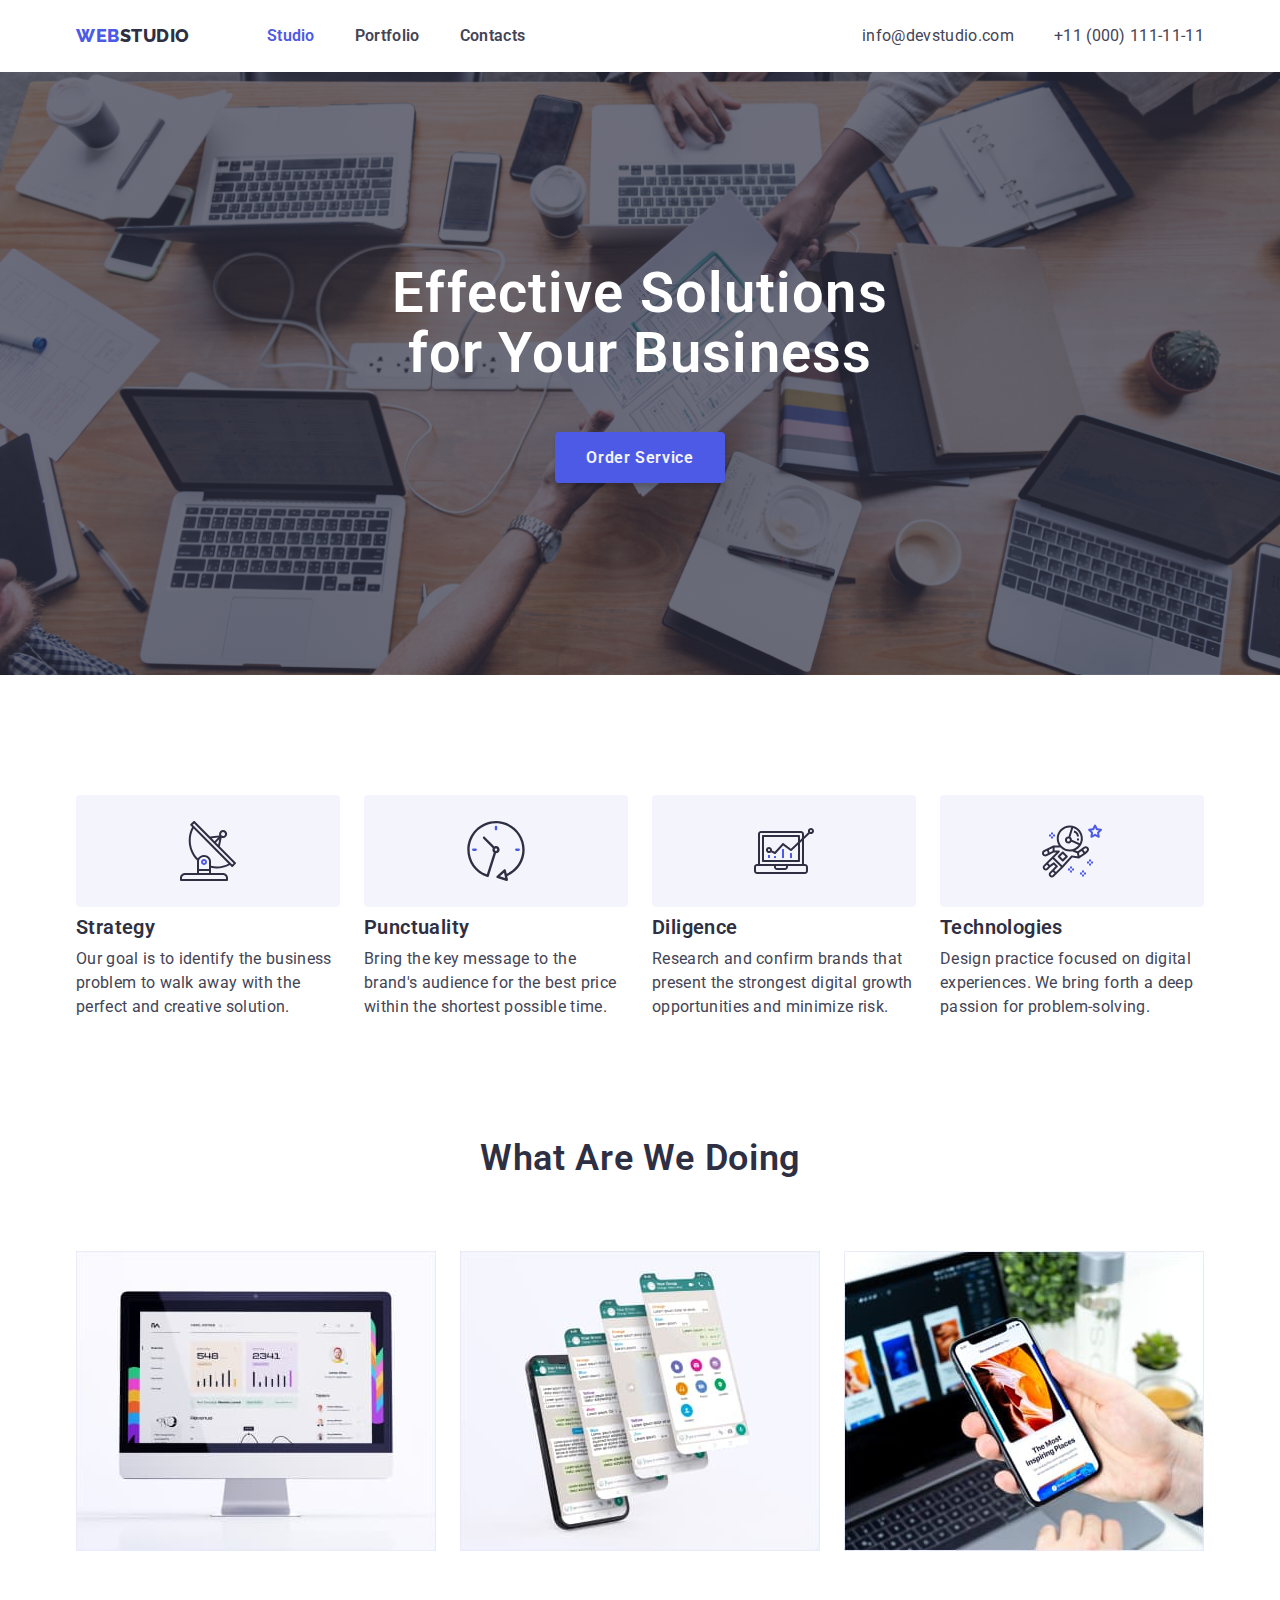
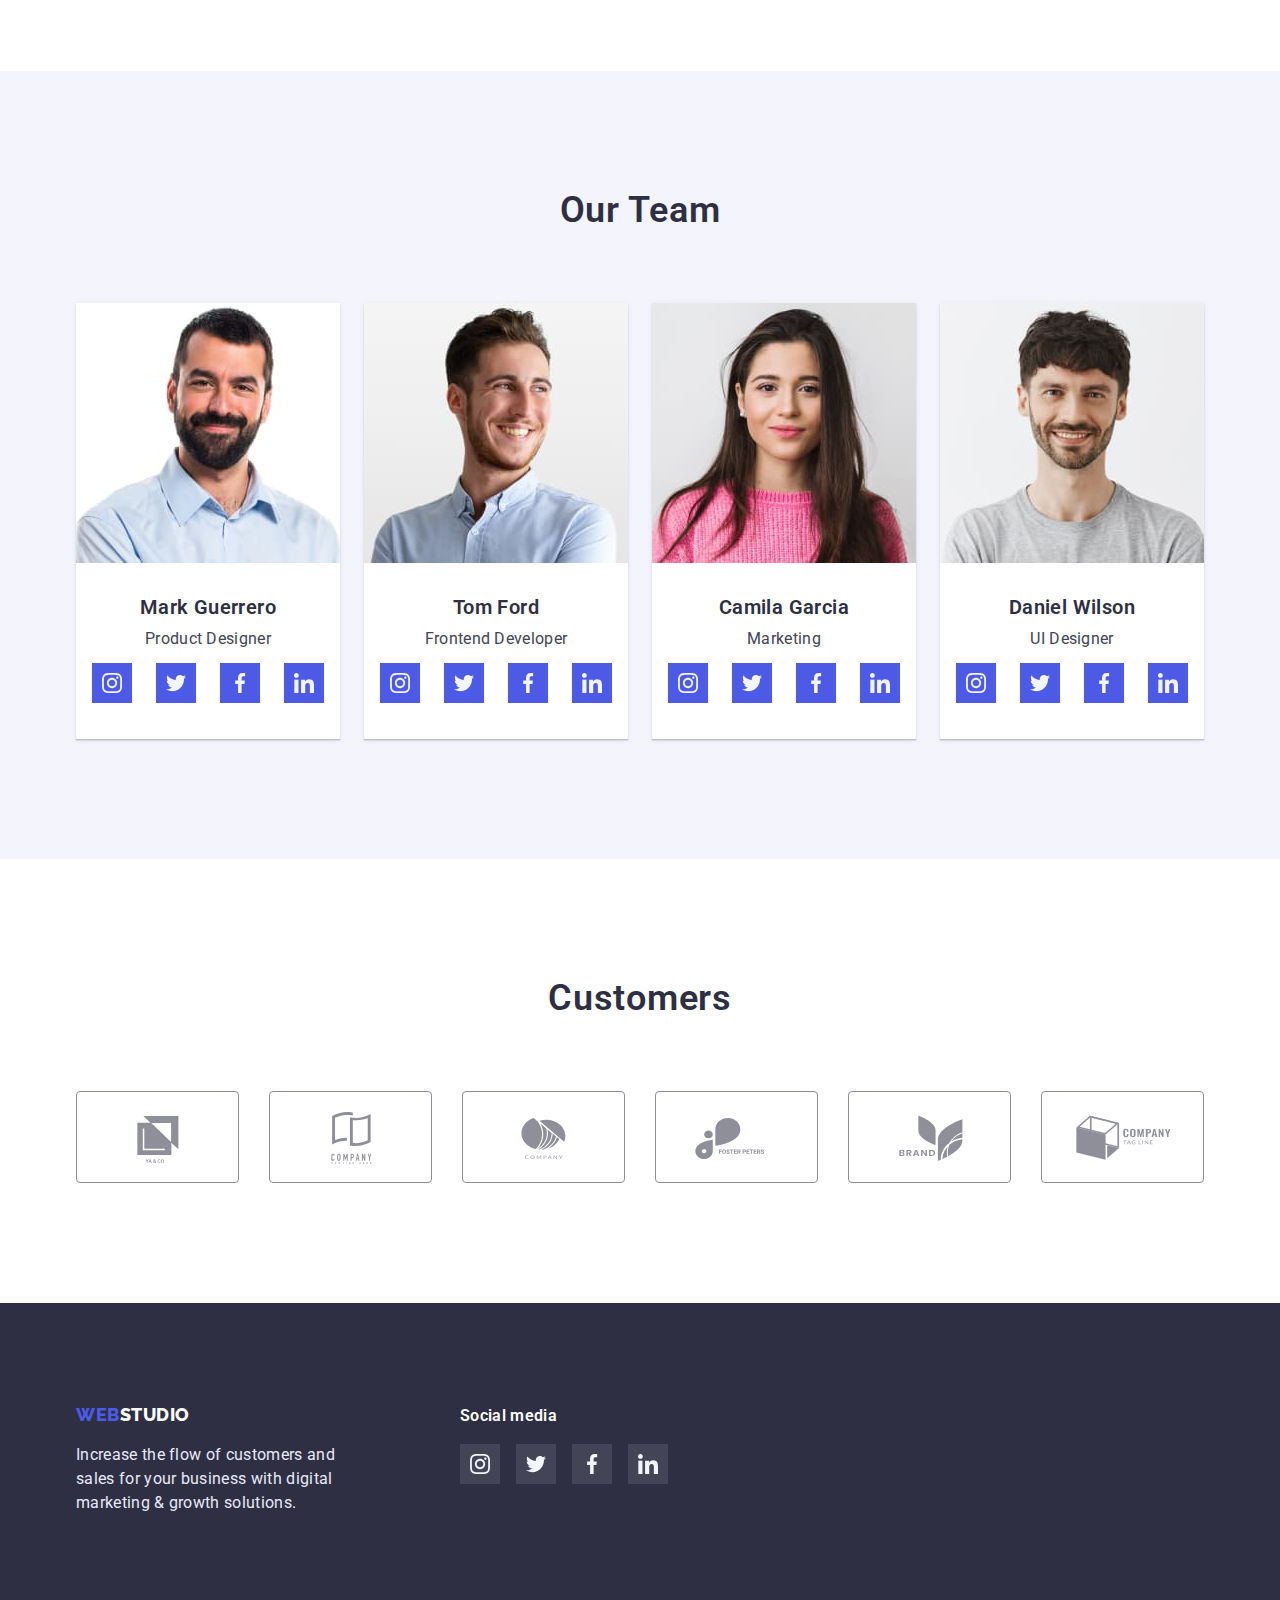
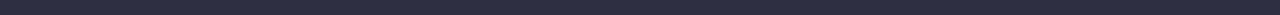
<file: index.html>
<!DOCTYPE html>
<html lang="en">

<head>
    <meta charset="UTF-8">
    <meta http-equiv="X-UA-Compatible" content="IE=edge">
    <meta name="viewport" content="width=device-width, initial-scale=1.0">
    <title>WEBSTUDIO</title>
    <link rel="preconnect" href="https://fonts.googleapis.com" >
    <link rel="preconnect" href="https://fonts.gstatic.com" crossorigin >
    <link
        href="https://fonts.googleapis.com/css2?family=Raleway:wght@700&family=Roboto:wght@400;500;700;900&display=swap"
        rel="stylesheet" >
    <link rel="stylesheet" href="./css/style.css" >
    <link rel="stylesheet" href="./css/normalize.css" >
</head>

<body>
    <header class="header">
        <div class="container header-container">
            <nav class="header-navigation">
                <a class="logo" href="./index.html"><span class="logo-part">Web</span>Studio</a>
                <ul class="list header-menu">
                    <li class="header-menu-item"><a class="nav-link active" href="./index.html">Studio</a></li>
                    <li class="header-menu-item"><a class="nav-link" href="./portfolio.html">Portfolio</a></li>
                    <li class="header-menu-item"><a class="nav-link" href="#">Contacts</a></li>
                </ul>
            </nav>
            <ul class="list header-contact">
                <li class="header-contact-item"><a class="contact-link" href="mailo:info@devstudio.com">info@devstudio.com</a></li>
                <li class="header-contact-item"><a class="contact-link" href="tel:+11(000)1111111">+11 (000) 111-11-11</a></li>
            </ul>
        </div>
    </header>
    <main>
        <section class="hero">
            <div class="container">
                <h1 class="hero-title">Effective Solutions for Your Business</h1>
                <button class="hero-button" type="button">Order Service</button>
            </div>
        </section>
        <section class="section about">
            <div class="container">
                <h2 class="about-title hidden">Information about our company</h2>
                <ul class="about-list list">
                    <li class="about-item">
                        <div class="about-icon-wrapper">
                            <svg width="60" height="60">
                                <use href="./images/icons.svg#icon-advantage1"></use>
                            </svg>
                        </div>
                        <h3 class="about-item-title">Strategy</h3>
                        <p class="about-item-text">Our goal is to identify the business problem to walk away with the perfect and creative solution.
                        </p>
                    </li>
                    <li class="about-item">
                        <div class="about-icon-wrapper">
                            <svg width="60" height="60">
                                <use href="./images/icons.svg#icon-advantage2"></use>
                            </svg>
                        </div>
                        <h3 class="about-item-title">Punctuality</h3>
                        <p class="about-item-text">Bring the key message to the brand's audience for the best price within the shortest possible
                            time.</p>
                    </li>
                    <li class="about-item">
                        <div class="about-icon-wrapper">
                            <svg width="60" height="60">
                                <use href="./images/icons.svg#icon-advantage3"></use>
                            </svg>
                        </div>
                        <h3 class="about-item-title">Diligence</h3>
                        <p class="about-item-text">Research and confirm brands that present the strongest digital growth opportunities and minimize
                            risk.</p>
                    </li>
                    <li class="about-item">
                        <div class="about-icon-wrapper">
                            <svg width="60" height="60">
                                <use href="./images/icons.svg#icon-advantage4"></use>
                            </svg>
                        </div>
                        <h3 class="about-item-title">Technologies</h3>
                        <p class="about-item-text">Design practice focused on digital experiences. We bring forth a deep passion for
                            problem-solving.</p>
                    </li>
                </ul>
            </div>
        </section>
        <section class="section doing">
            <div class="container">
                <h2 class="section-title">What are we doing</h2>
                <ul class="doing-list list">
                    <li class="doing-list-item"><img class="doing-image" width="360" src="./images/doing1.jpg" alt="computer"></li>
                    <li class="doing-list-item"><img class="doing-image" width="360" src="./images/doing2.jpg" alt="smartphone"></li>
                    <li class="doing-list-item"><img class="doing-image" width="360" src="./images/doing3.jpg" alt="smartphone in hand"></li>
                </ul>
            </div>
        </section>
        <section class="section team">
            <div class="container">
                <h2 class="section-title">Our Team</h2>
                <ul class="list team-list">
                    <li class="team-item">
                        <img class="team-item-image" width="264" src="./images/team1.jpg" alt="Mark Guerrero">
                        <div class="team-item-info">
                            <h3 class="team-item-title">Mark Guerrero</h3>
                            <p class="team-item-text">Product Designer</p>
                            <ul class="socials">
                                <li class="socials-item">
                                  <a href="#" class="socials-link">
                                    <svg width="20" height="20" class="socials-icon">
                                      <use href="./images/icons.svg#icon-instagram"></use>
                                    </svg>
                                  </a>
                                </li>
                                <li class="socials-item">
                                  <a href="#" class="socials-link">
                                    <svg width="20" height="20" class="socials-icon">
                                      <use href="./images/icons.svg#icon-twitter"></use>
                                    </svg>
                                  </a>
                                </li>
                                <li class="socials-item">
                                  <a href="#" class="socials-link">
                                    <svg width="20" height="20" class="socials-icon">
                                      <use href="./images/icons.svg#icon-facebook"></use>
                                    </svg>
                                  </a>
                                </li>
                                <li class="socials-item">
                                  <a href="#" class="socials-link">
                                    <svg width="20" height="20" class="socials-icon">
                                      <use href="./images/icons.svg#icon-linkedin"></use>
                                    </svg>
                                  </a>
                                </li>
                              </ul>
                        </div>
                    </li>
                    <li class="team-item">
                        <img class="team-item-image" width="264" src="./images/team2.jpg" alt="Tom Ford">
                        <div class="team-item-info">
                            <h3 class="team-item-title">Tom Ford</h3>
                            <p class="team-item-text">Frontend Developer</p>
                            <ul class="socials">
                                <li class="socials-item">
                                  <a href="#" class="socials-link">
                                    <svg width="20" height="20" class="socials-icon">
                                      <use href="./images/icons.svg#icon-instagram"></use>
                                    </svg>
                                  </a>
                                </li>
                                <li class="socials-item">
                                  <a href="#" class="socials-link">
                                    <svg width="20" height="20" class="socials-icon">
                                      <use href="./images/icons.svg#icon-twitter"></use>
                                    </svg>
                                  </a>
                                </li>
                                <li class="socials-item">
                                  <a href="#" class="socials-link">
                                    <svg width="20" height="20" class="socials-icon">
                                      <use href="./images/icons.svg#icon-facebook"></use>
                                    </svg>
                                  </a>
                                </li>
                                <li class="socials-item">
                                  <a href="#" class="socials-link">
                                    <svg width="20" height="20" class="socials-icon">
                                      <use href="./images/icons.svg#icon-linkedin"></use>
                                    </svg>
                                  </a>
                                </li>
                              </ul>
                        </div>
                    </li>
                    <li class="team-item">
                        <img class="team-item-image" width="264" src="./images/team3.jpg" alt="Camila Garcia">
                        <div class="team-item-info">
                            <h3 class="team-item-title">Camila Garcia</h3>
                            <p class="team-item-text">Marketing</p>
                            <ul class="socials">
                                <li class="socials-item">
                                  <a href="#" class="socials-link">
                                    <svg width="20" height="20" class="socials-icon">
                                      <use href="./images/icons.svg#icon-instagram"></use>
                                    </svg>
                                  </a>
                                </li>
                                <li class="socials-item">
                                  <a href="#" class="socials-link">
                                    <svg width="20" height="20" class="socials-icon">
                                      <use href="./images/icons.svg#icon-twitter"></use>
                                    </svg>
                                  </a>
                                </li>
                                <li class="socials-item">
                                  <a href="#" class="socials-link">
                                    <svg width="20" height="20" class="socials-icon">
                                      <use href="./images/icons.svg#icon-facebook"></use>
                                    </svg>
                                  </a>
                                </li>
                                <li class="socials-item">
                                  <a href="#" class="socials-link">
                                    <svg width="20" height="20" class="socials-icon">
                                      <use href="./images/icons.svg#icon-linkedin"></use>
                                    </svg>
                                  </a>
                                </li>
                              </ul>
                        </div>
                    </li>
                    <li class="team-item">
                        <img class="team-item-image" width="264" src="./images/team4.jpg" alt="Daniel Wilson">
                        <div class="team-item-info">
                            <h3 class="team-item-title">Daniel Wilson</h3>
                            <p class="team-item-text">UI Designer</p>
                            <ul class="socials">
                                <li class="socials-item">
                                  <a href="#" class="socials-link">
                                    <svg width="20" height="20" class="socials-icon">
                                      <use href="./images/icons.svg#icon-instagram"></use>
                                    </svg>
                                  </a>
                                </li>
                                <li class="socials-item">
                                  <a href="#" class="socials-link">
                                    <svg width="20" height="20" class="socials-icon">
                                      <use href="./images/icons.svg#icon-twitter"></use>
                                    </svg>
                                  </a>
                                </li>
                                <li class="socials-item">
                                  <a href="#" class="socials-link">
                                    <svg width="20" height="20" class="socials-icon">
                                      <use href="./images/icons.svg#icon-facebook"></use>
                                    </svg>
                                  </a>
                                </li>
                                <li class="socials-item">
                                  <a href="#" class="socials-link">
                                    <svg width="20" height="20" class="socials-icon">
                                      <use href="./images/icons.svg#icon-linkedin"></use>
                                    </svg>
                                  </a>
                                </li>
                            </ul>
                        </div>
                    </li>
                </ul>
            </div>
        </section>
        <section class="section clients">
            <div class="container">
              <h2 class="section-title">Customers</h2>
              <ul class="clients-list">
                <li class="client">
                  <a href="#" class="client-link">
                    <svg width="104" height="56" class="socials-icon">
                      <use href="./images/icons.svg#icon-customers1"></use>
                    </svg>
                  </a>
                </li>
                <li class="client">
                  <a href="#" class="client-link">
                    <svg width="104" height="56" class="socials-icon">
                      <use href="./images/icons.svg#icon-customers2"></use>
                    </svg>
                  </a>
                </li>
                <li class="client">
                  <a href="#" class="client-link">
                    <svg width="104" height="56" class="socials-icon">
                      <use href="./images/icons.svg#icon-customers3"></use>
                    </svg>
                  </a>
                </li>
                <li class="client">
                  <a href="#" class="client-link">
                    <svg width="104" height="56" class="socials-icon">
                      <use href="./images/icons.svg#icon-customers4"></use>
                    </svg>
                  </a>
                </li>
                <li class="client">
                  <a href="#" class="client-link">
                    <svg width="104" height="56" class="socials-icon">
                      <use href="./images/icons.svg#icon-customers5"></use>
                    </svg>
                  </a>
                </li>
                <li class="client">
                  <a href="#" class="client-link">
                    <svg width="104" height="56" class="socials-icon">
                      <use href="./images/icons.svg#icon-customers6"></use>
                    </svg>
                  </a>
                </li>
              </ul>
            </div>
          </section>
    </main>
    <footer class="footer">
        <div class="container">
            <div class="footer-left">
                <a class="logo" href="./index.html"><span class="logo-part">Web</span>Studio</a>
                <p class="footer-text">Increase the flow of customers and sales for your business with digital marketing &
                growth solutions.</p>
            </div>
            <div class="footer-right">
                <p class="footer-right-text">Social media</p>
                <ul class="socials">
                    <li class="socials-item">
                    <a href="#" class="socials-link">
                        <svg width="20" height="20" class="socials-icon">
                            <use href="./images/icons.svg#icon-instagram"></use>
                        </svg>
                    </a>
                    </li>
                    <li class="socials-item">
                    <a href="#" class="socials-link">
                        <svg width="20" height="20" class="socials-icon">
                            <use href="./images/icons.svg#icon-twitter"></use>
                        </svg>
                    </a>
                    </li>
                    <li class="socials-item">
                    <a href="#" class="socials-link">
                        <svg width="20" height="20" class="socials-icon">
                            <use href="./images/icons.svg#icon-facebook"></use>
                        </svg>
                    </a>
                    </li>
                    <li class="socials-item">
                    <a href="#" class="socials-link">
                        <svg width="20" height="20" class="socials-icon">
                            <use href="./images/icons.svg#icon-linkedin"></use>
                        </svg>
                    </a>
                    </li>
                </ul>
            </div>
        </div>
    </footer>
</body>

</html>
</file>
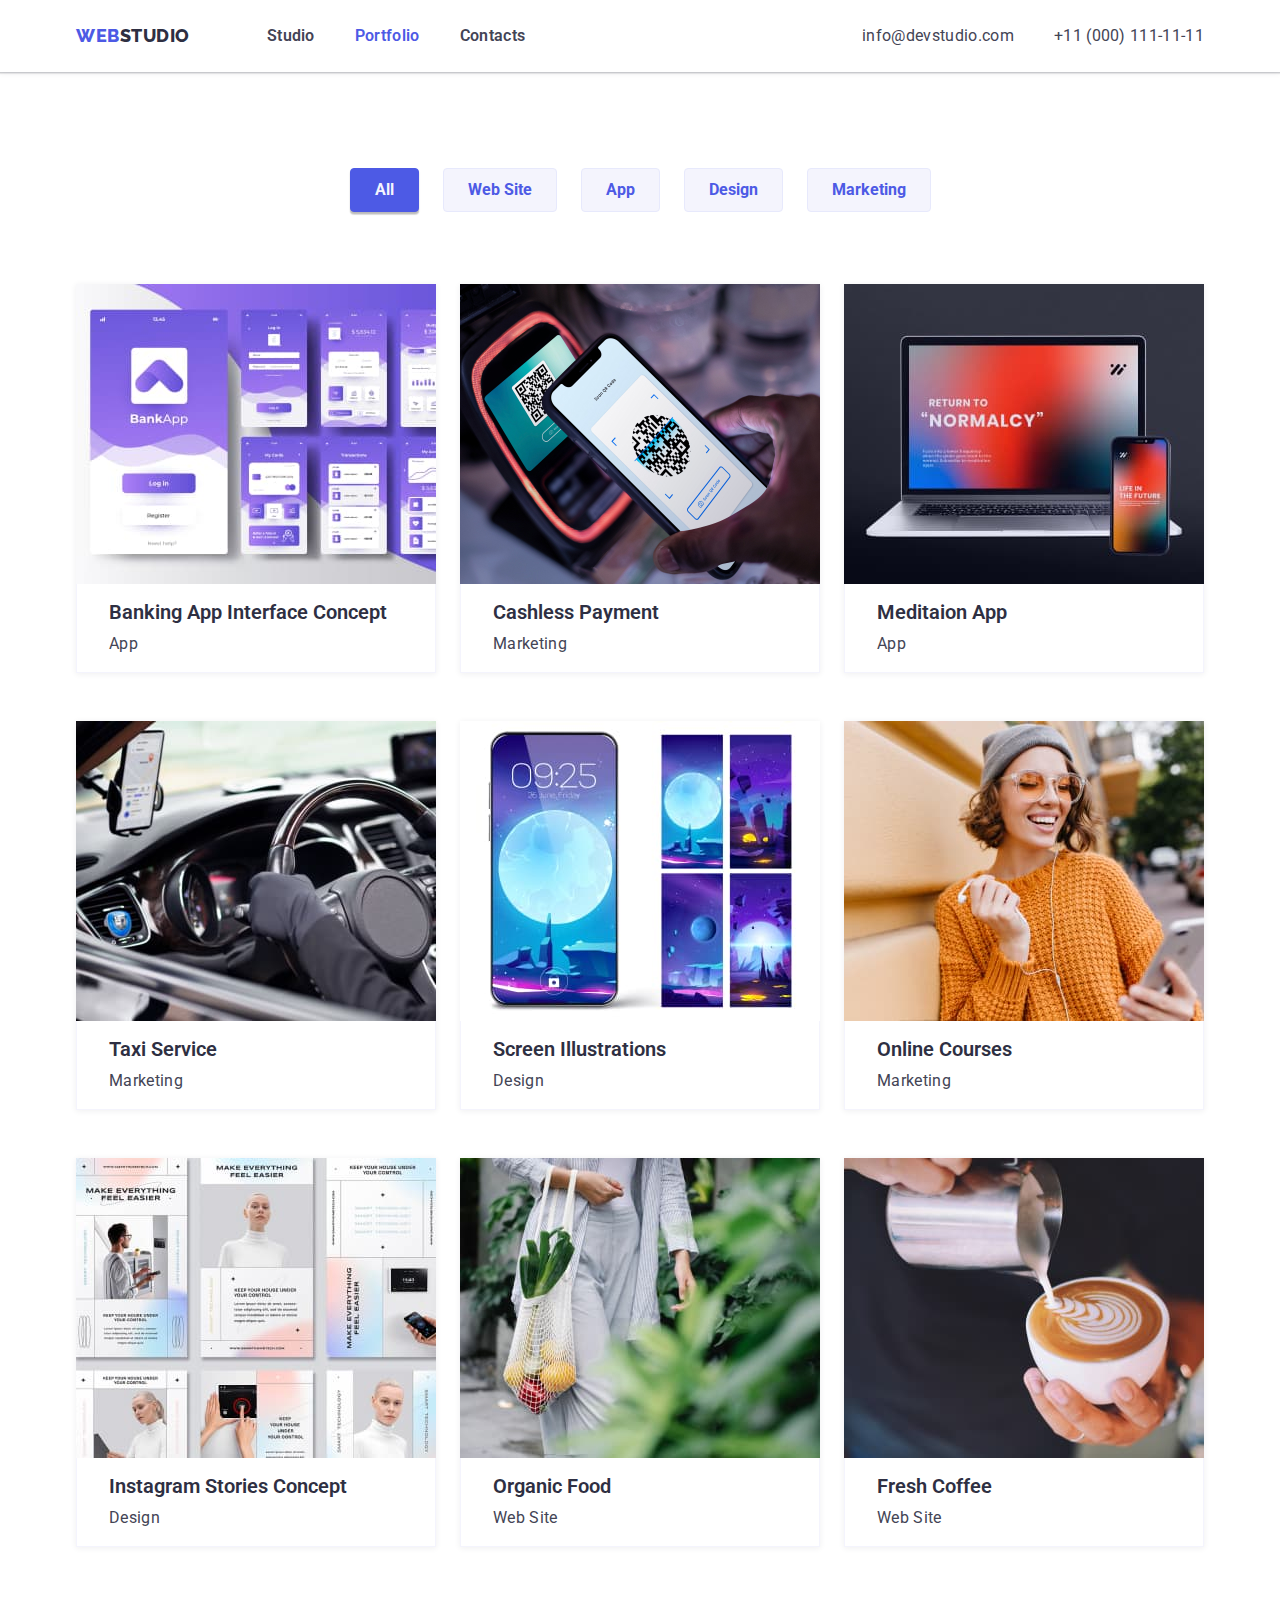
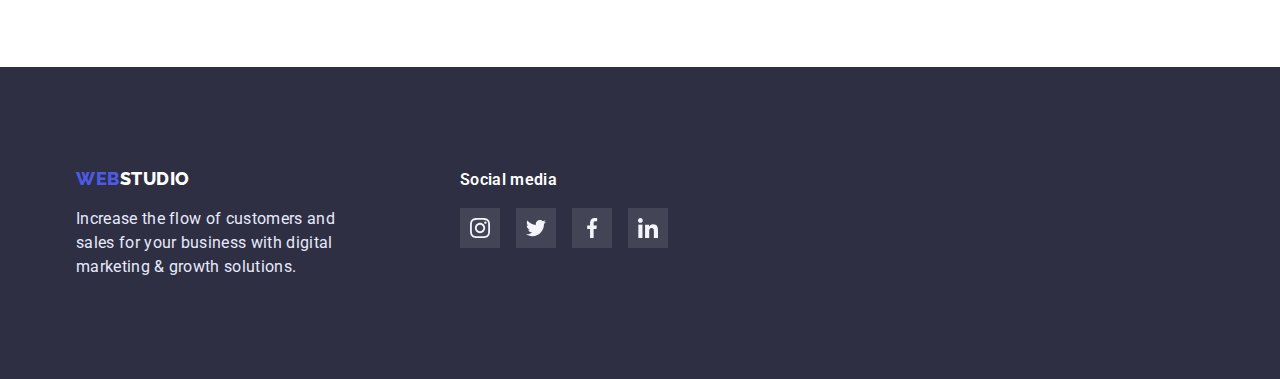
<file: portfolio.html>
<!DOCTYPE html>
<html lang="en">

<head>
  <meta charset="UTF-8">
  <meta http-equiv="X-UA-Compatible" content="IE=edge">
  <meta name="viewport" content="width=device-width, initial-scale=1.0">
  <title>Portfolio</title>
  <link rel="stylesheet" href="./css/style.css" >
  <link rel="preconnect" href="https://fonts.googleapis.com" >
  <link rel="preconnect" href="https://fonts.gstatic.com" crossorigin >
  <link href="https://fonts.googleapis.com/css2?family=Raleway:wght@700&family=Roboto:wght@400;500;700;900&display=swap"
    rel="stylesheet" >
  <link rel="stylesheet" href="./css/style.css" >
  <link rel="stylesheet" href="./css/normalize.css" >
</head>

<body>
  <header class="header">
    <div class="container header-container">
        <nav class="header-navigation">
            <a class="logo" href="./index.html"><span class="logo-part">Web</span>Studio</a>
            <ul class="list header-menu">
                <li class="header-menu-item"><a class="nav-link" href="./index.html">Studio</a></li>
                <li class="header-menu-item"><a class="nav-link active" href="./portfolio.html">Portfolio</a></li>
                <li class="header-menu-item"><a class="nav-link" href="#">Contacts</a></li>
            </ul>
        </nav>
        <ul class="list header-contact">
            <li class="header-contact-item"><a class="contact-link" href="mailo:info@devstudio.com">info@devstudio.com</a></li>
            <li class="header-contact-item"><a class="contact-link" href="tel:+11(000)1111111">+11 (000) 111-11-11</a></li>
        </ul>
    </div>
  </header>
  <main>
    <section class="products section">
      <div class="container">
        <h1 class="products-title hidden">Product cards</h1>
        <ul class="filter list">
          <li class="filter-item"><button class="filter-button active-button" type="button">All</button></li>
          <li class="filter-item"><button class="filter-button" type="button">Web Site</button></li>
          <li class="filter-item"><button class="filter-button" type="button">App</button></li>
          <li class="filter-item"><button class="filter-button" type="button">Design</button></li>
          <li class="filter-item"><button class="filter-button" type="button">Marketing</button></li>
        </ul>

        <ul class="products-list list">
          <li class="product-card">
            <a href="#" class="product-card-link">
              <div class="product-image-wrapper">
                <img src="./images/product1.jpg" alt="bankapp" width="360" >
              </div>
              <div class="product-info">
                <h2 class="product-title">Banking App Interface Concept</h2>
                <p class="product-description">App</p>
              </div>
            </a>
          </li>
          <li class="product-card">
            <a href="#" class="product-card-link">
              <div class="product-image-wrapper">
                <img src="./images/product2.jpg" alt="cash" width="360" >
              </div>
              <div class="product-info">
                <h2 class="product-title">Cashless Payment</h2>
                <p class="product-description">Marketing</p>
              </div>
            </a>
          </li>
          <li class="product-card">
            <a href="#" class="product-card-link">
              <div class="product-image-wrapper">
                <img src="./images/product3.jpg" alt="Meditaion" width="360" >
              </div>
              <div class="product-info">
                <h2 class="product-title">Meditaion App</h2>
                <p class="product-description">App</p>
              </div>
            </a>
          </li>
          <li class="product-card">
            <a href="#" class="product-card-link">
              <div class="product-image-wrapper">
                <img src="./images/product4.jpg" alt="Taxi" width="360" >
              </div>
              <div class="product-info">
                <h2 class="product-title">Taxi Service</h2>
                <p class="product-description">Marketing</p>
              </div>
            </a>
          </li>
          <li class="product-card">
            <a href="#" class="product-card-link">
              <div class="product-image-wrapper">
                <img src="./images/product5.jpg" alt="Screen" width="360" >
              </div>
              <div class="product-info">
                <h2 class="product-title">Screen Illustrations</h2>
                <p class="product-description">Design</p>
              </div>
            </a>
          </li>
          <li class="product-card">
            <a href="#" class="product-card-link">
              <div class="product-image-wrapper">
                <img src="./images/product6.jpg" alt="Courses" width="360" >
              </div>
              <div class="product-info">
                <h2 class="product-title">Online Courses</h2>
                <p class="product-description">Marketing</p>
              </div>
            </a>
          </li>
          <li class="product-card">
            <a href="#" class="product-card-link">
              <div class="product-image-wrapper">
                <img src="./images/product7.jpg" alt="Instagram Stories" width="360" >
                </div>
                <div class="product-info">
                  <h2 class=" product-title">Instagram Stories Concept</h2>
                  <p class="product-description">Design</p>
                </div>
            </a>
          </li>
          <li class="product-card">
            <a href="#" class="product-card-link">
              <div class="product-image-wrapper">
                <img src="./images/product8.jpg" alt="Organic food" width="360" >
              </div>
              <div class="product-info">
                <h2 class="product-title">Organic Food</h2>
                <p class="product-description">Web Site</p>
              </div>
            </a>
          </li>
          <li class="product-card">
            <a href="#" class="product-card-link">
              <div class="product-image-wrapper">
                <img src="./images/product9.jpg" alt="Fresh Coffee" width="360" >
              </div>
              <div class="product-info">
                <h2 class="product-title">Fresh Coffee</h2>
                <p class="product-description">Web Site</p>
              </div>
            </a>
          </li>
        </ul>
      </div>
    </section>
  </main>
  <footer class="footer">
    <div class="container">
        <div class="footer-left">
            <a class="logo" href="./index.html"><span class="logo-part">Web</span>Studio</a>
            <p class="footer-text">Increase the flow of customers and sales for your business with digital marketing &
            growth solutions.</p>
        </div>
        <div class="footer-right">
            <p class="footer-right-text">Social media</p>
            <ul class="socials">
                <li class="socials-item">
                <a href="#" class="socials-link">
                    <svg width="20" height="20" class="socials-icon">
                        <use href="./images/icons.svg#icon-instagram"></use>
                    </svg>
                </a>
                </li>
                <li class="socials-item">
                <a href="#" class="socials-link">
                    <svg width="20" height="20" class="socials-icon">
                        <use href="./images/icons.svg#icon-twitter"></use>
                    </svg>
                </a>
                </li>
                <li class="socials-item">
                <a href="#" class="socials-link">
                    <svg width="20" height="20" class="socials-icon">
                        <use href="./images/icons.svg#icon-facebook"></use>
                    </svg>
                </a>
                </li>
                <li class="socials-item">
                <a href="#" class="socials-link">
                    <svg width="20" height="20" class="socials-icon">
                        <use href="./images/icons.svg#icon-linkedin"></use>
                    </svg>
                </a>
                </li>
            </ul>
        </div>
    </div>
</footer>
</body>

</html>
</file>
<file: css/style.css>
:root{
  --primary-text-color: #2E2F42;
  --secondary-text-color: #434455;
  --main-light-color: #FFFFFF;
  --secondary-light-color: #E7E9FC;
  --tertiary-light-color: #F4F4FD;
  --main-button-color: #4D5AE5;
  --active-button-color: #404BBF;
  --social-focus-color: #31D0AA;
}

* {
  margin: 0;
  padding: 0;
  box-sizing: border-box;
}

body {
  color: var(--primary-text-color);
  background-color: var(--main-light-color);
  font-family: 'Roboto', sans-serif;
  font-size: 16px;
}

img {
  display: block;
  max-width: 100%;
}

.container {
  max-width: 1158px;
  padding: 0 15px;
  margin: 0 auto;
}

.section {
  padding: 120px 0;
}

.header {
  background: var(--main-light-color);
  box-shadow: 0px 2px 1px rgba(46, 47, 66, 0.08), 0px 1px 1px rgba(46, 47, 66, 0.16), 0px 1px 6px rgba(46, 47, 66, 0.08);
}

.header-container {
  display: flex;
  align-items: center;
  justify-content: space-between;
}

.header-navigation, .header-menu, .header-contact {
  display: flex;
  align-items: center;
}

.header-menu-item:not(:last-of-type) {
  margin-right: 40px;
}

.header-contact-item:not(:last-of-type) {
  margin-right: 40px;
}

.header .logo {
  margin-right: 77px;
}

.hidden {
  position: absolute;
  white-space: nowrap;
  width: 1px;
  height: 1px;
  overflow: hidden;
  border: 0;
  padding: 0;
  clip: rect(0 0 0 0);
  clip-path: inset(50%);
  margin: -1px;
}

.logo {
  font-family: 'Raleway', sans-serif;
  font-size: 18px;
  font-weight: 800;
  letter-spacing: 0.03em;
  line-height: 1.33;
  color: var(--primary-text-color);
  text-transform: uppercase;
  text-decoration: none;
}

.logo-part {
  color: var(--main-button-color);
}

.list {
  list-style: none;
}

.nav-link {
  display: block;
  font-weight: 600;
  color: var(--secondary-text-color);
  text-decoration: none;
  letter-spacing: 0.02em;
  line-height: 1.5;
  padding: 24px 0;
}

.nav-link:hover,
.nav-link:focus,
.nav-link.active {
  color: var(--main-button-color);
}

.contact-link {
  display: block;
  color: var(--secondary-text-color);
  text-decoration: none;
  line-height: 1.5;
  letter-spacing: 0.02em;
  padding: 24px 0;
}

.contact-link:hover,
.contact-link:focus {
  color: var(--main-button-color);
}

.filter-button {
  background-color: var(--tertiary-light-color);
  color: var(--main-button-color);
  font-weight: 700;
  border: 1px solid var(--secondary-light-color);
  cursor: pointer;
  font-family: inherit;
  padding: 12px 24px;
  border-radius: 4px;
}

.filter-button:hover,
.filter-button:focus,
.active-button {
  background-color: var(--main-button-color);
  color: var(--tertiary-light-color);
  border-color: var(--main-button-color);
  box-shadow: 0px 3px 1px rgba(0, 0, 0, 0.1), 0px 2px 1px rgba(0, 0, 0, 0.08), 0px 2px 2px rgba(0, 0, 0, 0.12);
}

.hero {
  padding: 192px 0;
  background: linear-gradient(to right ,rgba( 46, 47, 66, 0.7 ),rgba( 46, 47, 66, 0.7 )), url('../images/people-office.jpg');
  background-size: cover;
  background-repeat: no-repeat;
  background-position: center;
  max-width: 1440px;
  margin: 0 auto;
}

.hero-title {
  font-weight: 600;
  font-size: 56px;
  line-height: 1.07;
  letter-spacing: 0.02em;
  color: var(--main-light-color);
  text-align: center;
  max-width: 500px;
  margin: 0 auto 48px auto;
}

.hero-button {
  background-color: var(--main-button-color);
  color: var(--tertiary-light-color);
  font-family: inherit;
  font-weight: 600;
  font-size: 16px;
  line-height: 1.19;
  letter-spacing: 0.04em;
  cursor: pointer;
  border: none;
  outline: none;
  margin: 0 auto;
  height: 51px;
  width: 170px;
  display: flex;
  justify-content: center;
  align-items: center;
  box-shadow: 0px 4px 4px rgba(0, 0, 0, 0.15);
  border-radius: 4px;
}

.hero-button:hover,
.hero-button:focus {
  background-color: var(--active-button-color);
}

.doing {
  padding-top: 0;
}

.about-list {
  display: flex;
  justify-content: space-between;
}

.about-item {
  width: calc((100% - 72px) / 4);
}

.about-icon-wrapper {
  height: 112px;
  background: var(--tertiary-light-color);
  border-radius: 4px;
  display: flex;
  justify-content: center;
  align-items: center;
  margin-bottom: 8px;
}

.about-item-title {
  font-weight: 600;
  font-size: 20px;
  line-height: 1.2;
  letter-spacing: 0.02em;
  margin-bottom: 8px;
}

.about-item-text {
  color: var(--secondary-text-color);
  line-height: 1.5;
  letter-spacing: 0.02em;
}

.section-title {
  font-weight: 600;
  font-size: 36px;
  line-height: 1.11;
  letter-spacing: 0.02em;
  text-transform: capitalize;
  margin-bottom: 72px;
  text-align: center;
}

.doing-list {
  display: flex;
  justify-content: space-between;
}

.doing-list-item {
  width: calc((100% - 48px) / 3);
}

.doing-image {
  width: 100%;
}

.team {
  background-color: var(--tertiary-light-color);
}

.team-list {
  display: flex;
  justify-content: space-between;
}

.team-item {
  width: calc((100% - 72px) / 4);
  box-shadow: 0px 1px 6px rgba(46, 47, 66, 0.08), 0px 1px 1px rgba(46, 47, 66, 0.16), 0px 2px 1px rgba(46, 47, 66, 0.08);
}

.team-item-image {
  width: 100%;
}

.team-item-info {
  background-color: var(--main-light-color);
  padding: 32px 16px 36px 16px;
  border-radius: 0px 0px 4px 4px;
}

.team-item-title {
  font-weight: 600;
  font-size: 20px;
  line-height: 1.2;
  letter-spacing: 0.02em;
  margin-bottom: 8px;
  text-align: center;
}

.team-item-text {
  color: var(--secondary-text-color);
  line-height: 1.5;
  letter-spacing: 0.02em;
  text-align: center;
  margin-bottom: 12px;
}

.clients-list {
  display: flex;
  justify-content: space-between;
  list-style: none;
}

.client {
  width: calc(100%/6 - 30px/6*5);
  height: 92px;
}

.client-link {
  width: 100%;
  height: 100%;
  display: flex;
  align-items: center;
  justify-content: center;
  border: 1px solid #8E8F99;
  border-radius: 4px;
  fill: #8E8F99;
  cursor: pointer;
}

.client-link:hover,
.client-link:focus {
  border-color: var(--main-button-color);
  fill: var(--main-button-color);
}

.socials {
  display: flex;
  list-style: none;
  justify-content: center;
}

.socials-item {
  border-radius: 50%;
  width: 40px;
  height: 40px;
}

.footer .socials-link {
  transition: .3s;
}

.footer .socials-link {
  background: rgba(255, 255, 255, 0.1);
}

.footer .socials-link:hover {
  background-color: var(--social-focus-color);
}

.socials-item:not(:last-of-type) {
  margin-right: 24px;
}

.footer .socials-item:not(:last-of-type) {
  margin-right: 16px;
}

.socials-link {
  width: 100%;
  height: 100%;
  display: flex;
  align-items: center;
  justify-content: center;
  background-color: var(--main-button-color);
}

.footer {
  background-color: var(--primary-text-color);
  padding: 100px 0;
}

.footer .container {
  display: flex;
  align-items: baseline;
}

.footer-left {
  margin-right: 120px;
}

.footer-text {
  color: var(--secondary-light-color);
  line-height: 1.5;
  letter-spacing: 0.02em;
  max-width: 264px;
}

.footer .logo {
  display: block;
  color: var(--main-light-color);
  margin-bottom: 16px;
}

.footer-right-text {
  font-weight: 600;
  font-size: 16px;
  line-height: 1.5;
  letter-spacing: 0.02em;
  color: var(--main-light-color);
  margin-bottom: 16px;
}

.products {
  padding-top: 96px;
}

.filter {
  display: flex;
  justify-content: center;
  margin-bottom: 72px;
}

.filter-item:not(:last-of-type) {
  margin-right: 24px;
}

.products-list {
  display: flex;
  justify-content: space-between;
  flex-wrap: wrap;
  margin: 0 -24px -48px 0;
}

.product-card-link {
  text-decoration: none;
}

.product-card {
  box-shadow: 0px 1px 6px rgba(46, 47, 66, 0.08);
  margin: 0 24px 48px 0;
}

.product-card:hover {
  box-shadow: 0px 1px 6px rgba(46, 47, 66, 0.08), 0px 1px 1px rgba(46, 47, 66, 0.16), 0px 2px 1px rgba(46, 47, 66, 0.08);
}

.product-info {
  padding: 16px 32px;
  background: var(--main-light-color);
  border-left: 0.5px solid var(--tertiary-light-color);
  border-right: 0.5px solid var(--tertiary-light-color);
  border-bottom: 0.5px solid var(--tertiary-light-color);
}

.product-title{
  color: var(--primary-text-color);
  font-weight: 600;
  font-size: 20px;
  line-height: 1.2;
  margin-bottom: 8px;
}

.product-description{
  color: var(--secondary-text-color);
  line-height: 1.5;
  letter-spacing: 0.02em;
}
</file>
